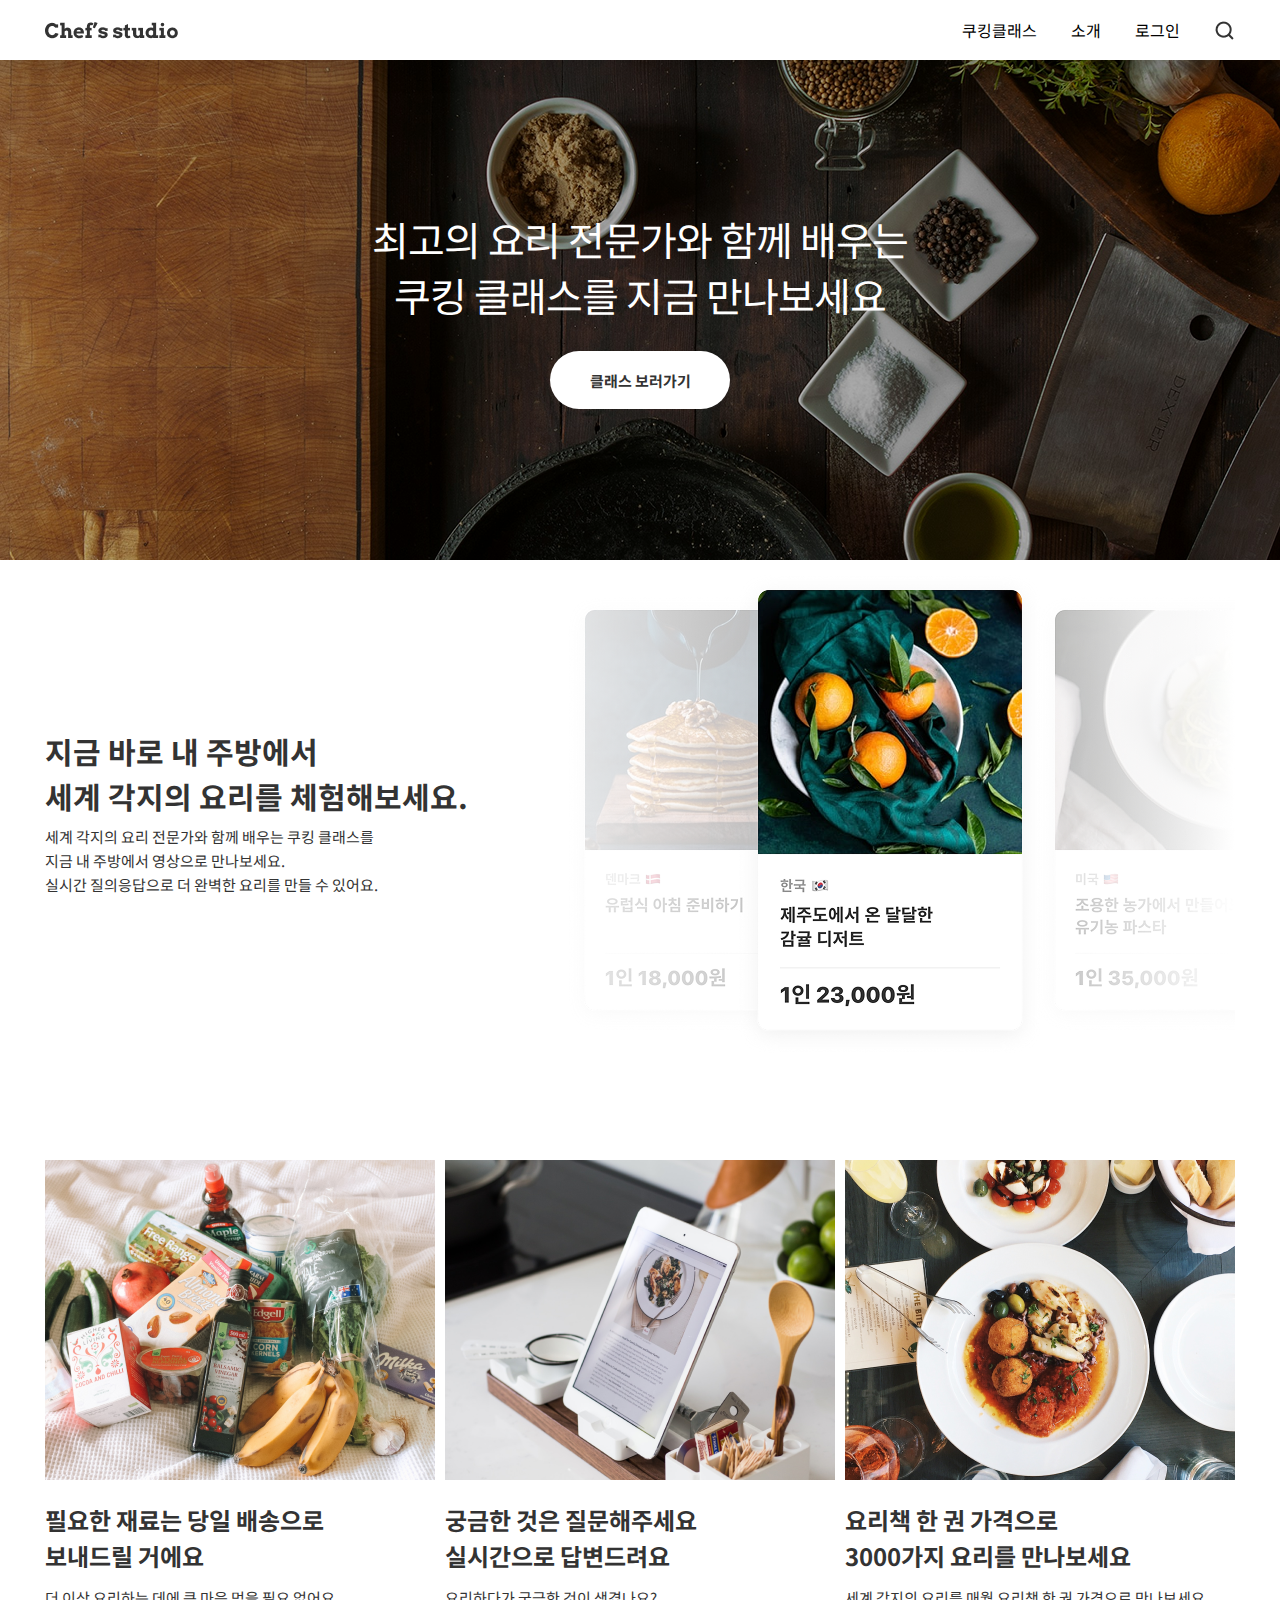
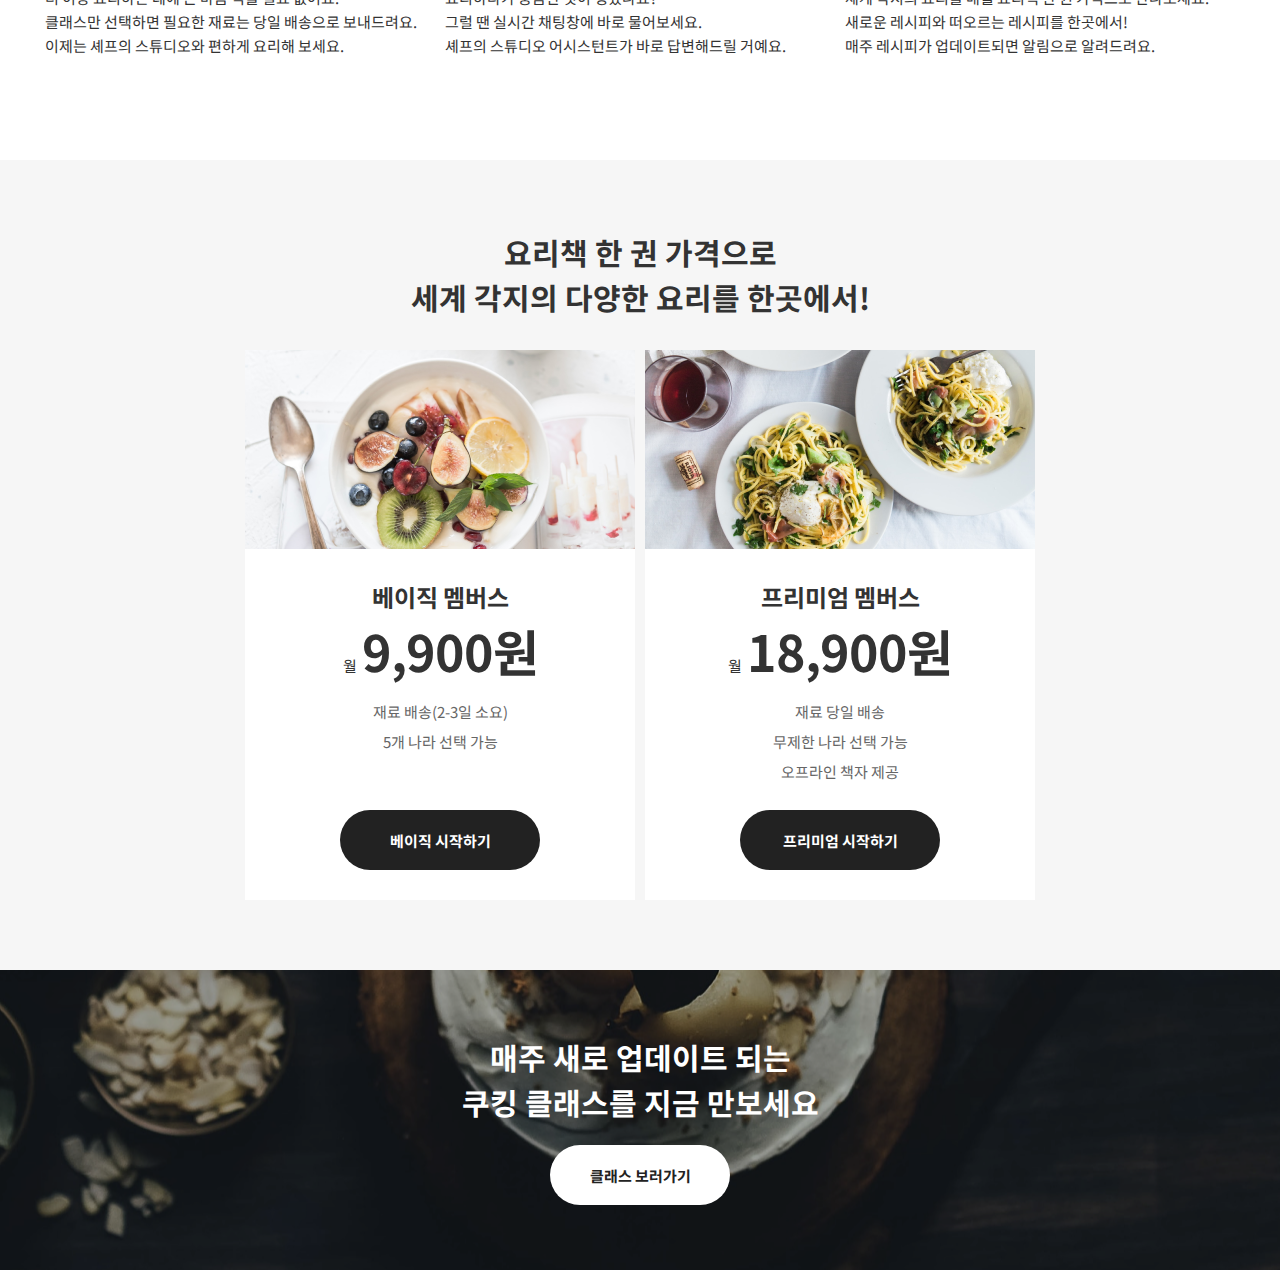
<file: index.html>
<!DOCTYPE html>
<html lang="en">
<head>
  <meta charset="UTF-8">
  <meta name="viewport" content="width=device-width, initial-scale=1.0">
  <title>레이아웃디자인</title>
  <!--노말라이즈-->
  <link href="css/reset.css" rel="stylesheet">
  <!--외부정의 CSS-->
  <link href="css/style.css" rel="stylesheet">
</head>
<body>
  <header>
    <div class="inner">
      <h1 class="logo">
        <a href="#"><img src="img/UI/logo.png" alt=""></a>
      </h1>
      <ul class="gnb">
        <li><a href="#">쿠킹클래스</a></li>
        <li><a href="card/member1.html">소개</a></li>
        <li><a href="#">로그인</a></li>
        <li><a href="#"><img src="img/UI/search.png" alt=""></a></li>
      </ul>
    </div>
  </header>

  <section id="banner">
    <div class="inner">
      <h1>
        최고의 요리 전문가와 함께 배우는<br>
        쿠킹 클래스를 지금 만나보세요
      </h1>
      <button type="button">클래스 보러가기</button>
    </div>
  </section>

  <section id="overview">
    <div class="inner">
      <div class="txt">
        <h1>
          지금 바로 내 주방에서<br>
          세계 각지의 요리를 체험해보세요.
        </h1>
        <p>
          세계 각지의 요리 전문가와 함께 배우는 쿠킹 클래스를<br>
          지금 내 주방에서 영상으로 만나보세요.<br>
          실시간 질의응답으로 더 완벽한 요리를 만들 수 있어요.
        </p>
      </div>
      <div class="pic">
        <img src="img/img-cards.png" alt="">
      </div>
    </div>
  </section>

  <section id="features">
    <div class="inner">
      <article class="card">
        <div class="pic"><img src="img/thumb-1.png" alt=""></div>
        <h2>
          필요한 재료는 당일 배송으로 <br>
          보내드릴 거에요
        </h2>
        <p>
          더 이상 요리하는 데에 큰 마음 먹을 필요 없어요.<br>
          클래스만 선택하면 필요한 재료는 당일 배송으로 보내드려요.<br>
          이제는 셰프의 스튜디오와 편하게 요리해 보세요.
        </p>
      </article>
      <article class="card">
        <div class="pic"><img src="img/thumb-2.png" alt=""></div>
        <h2>
          궁금한 것은 질문해주세요<br>
          실시간으로 답변드려요
        </h2>
        <p>
          요리하다가 궁금한 것이 생겼나요?<br>
          그럴 땐 실시간 채팅창에 바로 물어보세요.<br>
          셰프의 스튜디오 어시스턴트가 바로 답변해드릴 거예요.
        </p>
      </article>
      <article class="card">
        <div class="pic"><img src="img/thumb-3.png" alt=""></div>
        <h2>
          요리책 한 권 가격으로 <br>
          3000가지 요리를 만나보세요
        </h2>
        <p>
          세계 각지의 요리를 매월 요리책 한 권 가격으로 만나보세요.<br>
          새로운 레시피와 떠오르는 레시피를 한곳에서!<br>
          매주 레시피가 업데이트되면 알림으로 알려드려요.
        </p>
      </article>
    </div>
  </section>
  <!--princing-->
  <section id="pricing">
    <div class="inner">
      <h1>
        요리책 한 권 가격으로<br>
        세계 각지의 다양한 요리를 한곳에서!
      </h1>
      <div class="wrap">
        <article class="card">
          <div class="pic">
            <img src="img/price-img-1.png" alt="">
          </div>
          <h2>베이직 멤버스</h2>
          <h3><b>월</b>9,900원</h3>
          <p>재료 배송(2-3일 소요)</p>
          <p>5개 나라 선택 가능</p>
          <button type="button">베이직 시작하기</button>
        </article>
        <article class="card">
          <div class="pic">
            <img src="img/price-img-2.png" alt="">
          </div>
          <h2>프리미엄 멤버스</h2>
          <h3><b>월</b>18,900원</h3>
          <p>재료 당일 배송</p>
          <p>무제한 나라 선택 가능</p>
          <p>오프라인 책자 제공</p>
          <button type="button">프리미엄 시작하기</button>
        </article>
      </div>
    </div>
  </section>

  <footer>
    <div class="inner">
      <h1>
        매주 새로 업데이트 되는<br>
        쿠킹 클래스를 지금 만보세요
      </h1>
      <button type="button">클래스 보러가기</button>
    </div>
  </footer>
</body>
</html>
</file>
<file: css/style.css>
/*공통속성*/
.inner{
  width:1280px;
  padding:0 45px;
  margin:auto;
}
/*======================*/
header{
  width:100%;
  min-width:1280px;
  box-shadow:0px 5px 30px rgba(0,0,0,0.15);
  position: relative;
}
header .inner{
  height:60px;
  display:flex;
  justify-content: space-between;
  align-items: center;
}
header img{
  display:block;
}
header .gnb{
  display:flex;
  gap:34px;
  align-items: center;
}

/*banner*/
#banner{
  width:100%;
  min-width:1280px;
  height:500px;
  background:url(../img/Banner.png) center/cover;
}
#banner .inner{
  height:100%;
  display:flex;
  flex-direction: column;
  justify-content: center;
  align-items: center;
}
#banner .inner h1{
  color:#fff;
  font-size:40px;
  line-height:56px;
  font-weight: normal;
  letter-spacing: -1px;
  text-align: center;
}
#banner .inner button{
  width:180px;
  height:58px;
  background-color:#fff;
  color:#333;
  border-radius: 30px;
  margin-top:28px;
  font-size:15px;
  font-weight: bold;
  cursor:pointer;
}
#banner .inner button:hover{
  color:#fff;
  background-color:#C09C6F;
}

/*overview*/
#overview{
  width:100%;
  min-width:1280px;
  height:500px;
  overflow: hidden;
}
#overview .inner{
  display:flex;
  justify-content: space-between;
  align-items: center;
}
#overview .inner .txt h1{
  font-size:30px;
  line-height:45px;
  color:#333;
}
#overview .inner .txt p{
  font-size:15px;
  line-height:24px;
  color:#333;
  margin-top:6px;
}

/*features*/
#features{
  width:100%;
  min-width:1280px;
  height: 700px;
  padding:100px 0;
}
#features .inner{
  display:flex;
  gap:10px;
}
#features .inner .card .pic img{
  display:block;
}
#features .inner .card h2{
  font-size:24px;
  line-height:36px;
  color:#333;
  margin-top:22px;
  margin-bottom:12px;
}
#features .inner .card p{
  font-size:15px;
  line-height: 24px;
  color:#333;
}

/*pricing*/
#pricing{
  width:100%;
  min-width:1280px;
  background-color:#f6f6f6;
  height:810px;
  padding:70px 0;
}

#pricing .inner h1{
  font-size:30px;
  line-height:45px;
  text-align: center;
  color:#333;
  margin-bottom:30px;
}
#pricing .inner .wrap{
  width:790px;
  margin:auto;
  display:flex;
  gap:10px;
}

#pricing .inner .wrap .card{
  width:390px;
  height:550px;
  background-color:#fff;
  text-align: center;
  position: relative;
}
#pricing .inner .wrap .card img{
  display:block;
}
#pricing .inner .wrap .card h2{
  font-size:24px;
  line-height:36px;
  margin-top:30px;
  color:#333;
}
#pricing .inner .wrap .card h3{
  font-size:50px;
  line-height:1;
  letter-spacing: -1px;
  margin-top:10px;
  margin-bottom:25px;
  color:#333;
}
#pricing .inner .wrap .card h3 b{
  font-size:15px;
  font-weight: normal;
  margin-right:6px;
  color:#333;
}
#pricing .inner .wrap .card p{
  font-size:15px;
  line-height: 24px;
  color:#666;
  margin-bottom:6px;
}

#pricing .inner .wrap .card button{
  position:absolute;
  left:50%;
  transform:translateX(-50%);
  bottom:30px;
  width:200px;
  height:60px;
  background-color:#222;
  border-radius: 30px;
  color:#fff;
  font-weight: bold;
  font-size:15px;
  cursor:pointer;
}

footer{
  width:100%;
  min-width:1280px;
  height:300px;
  background:url(../img/Banner-Closing.png) center/cover;
  padding:65px 0;
  text-align: center;
}
footer .inner h1{
  font-size:30px;
  line-height:45px;
  color:#fff;
  margin-bottom:20px;
}
footer .inner button{
  width:180px;
  height:60px;
  background-color:#fff;
  border-radius: 30px;
  font-size:15px;
  font-weight: bold;
  color:#222;
  cursor:pointer;
}
</file>
